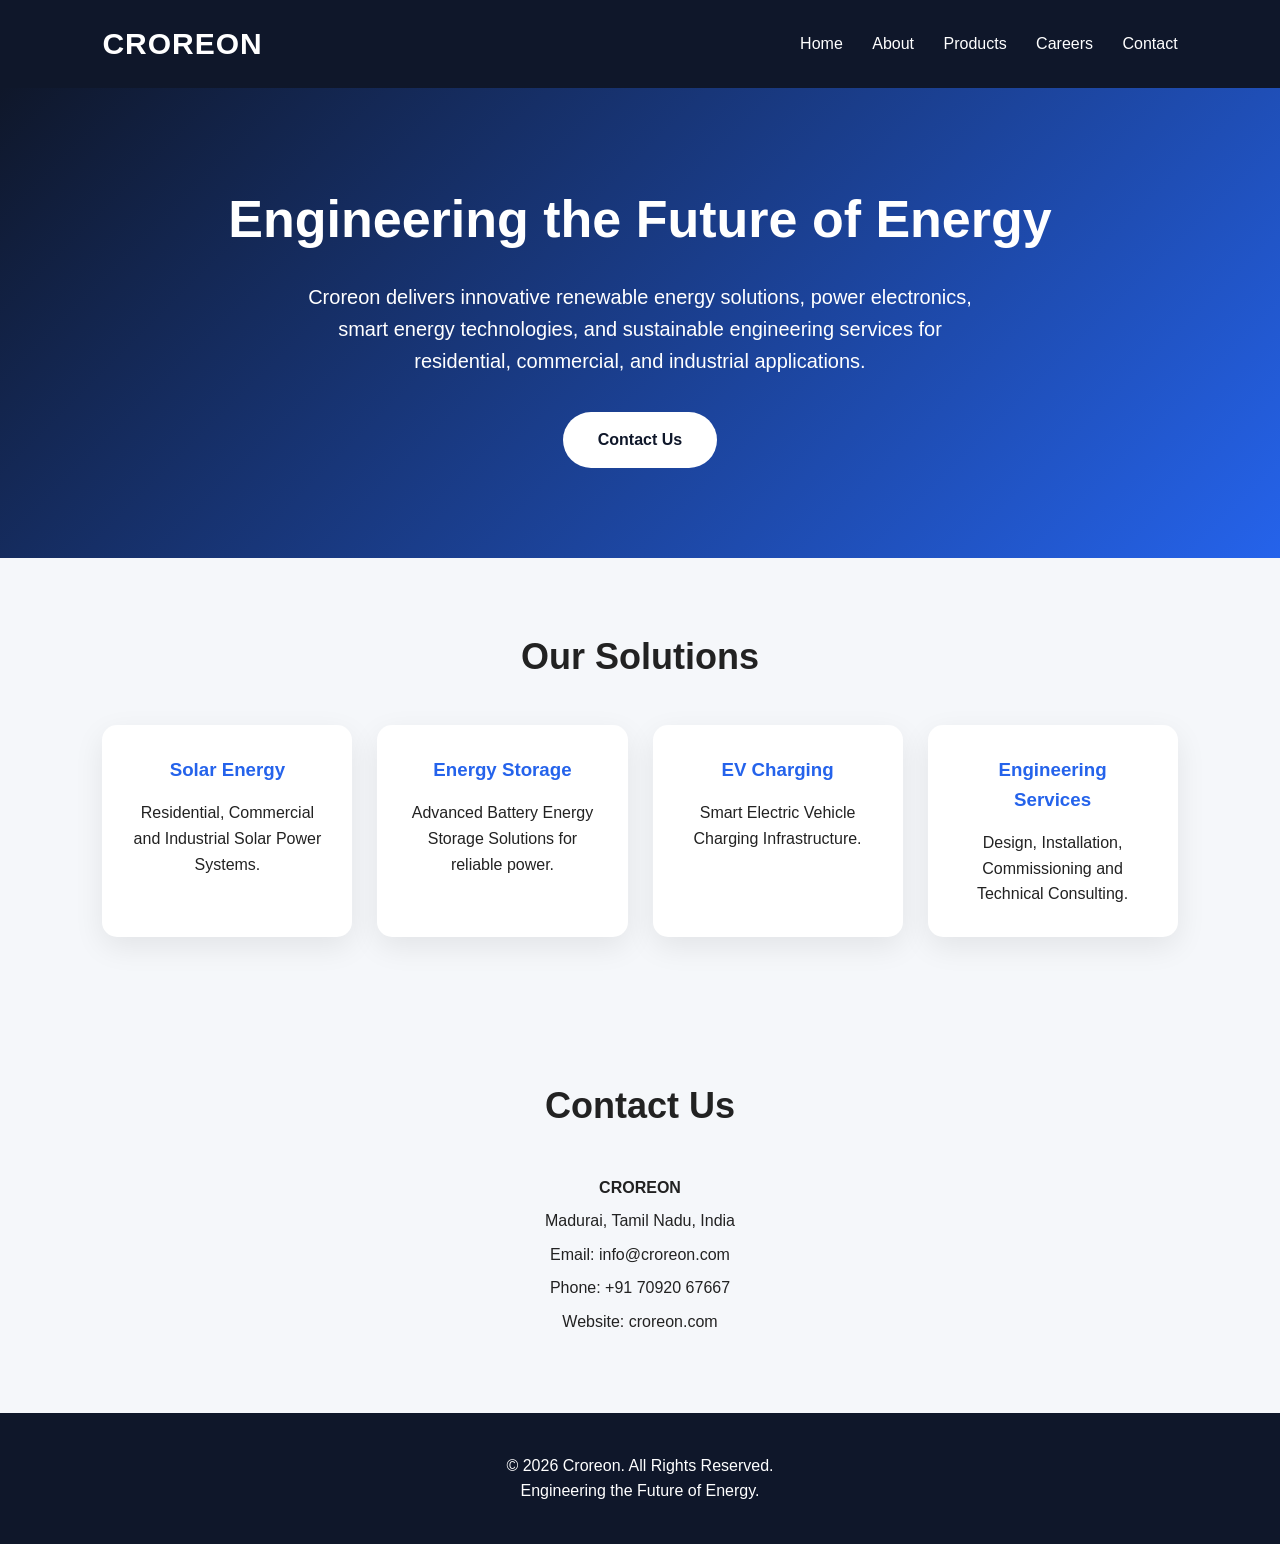
<file: index.html>
<!DOCTYPE html>
<html lang="en">
<head>
<meta charset="UTF-8">
<meta name="viewport" content="width=device-width, initial-scale=1.0">
<title>Croreon | Engineering the Future of Energy</title>

<style>

*{
margin:0;
padding:0;
box-sizing:border-box;
font-family:Arial,Helvetica,sans-serif;
}

body{
background:#f5f7fa;
color:#222;
line-height:1.6;
}

header{
background:#0f172a;
color:#fff;
padding:20px 8%;
display:flex;
justify-content:space-between;
align-items:center;
}

.logo{
font-size:30px;
font-weight:bold;
letter-spacing:1px;
}

nav a{
color:#fff;
margin-left:25px;
text-decoration:none;
font-weight:500;
}

.hero{
padding:90px 8%;
text-align:center;
background:linear-gradient(135deg,#0f172a,#2563eb);
color:white;
}

.hero h1{
font-size:52px;
margin-bottom:20px;
}

.hero p{
font-size:20px;
max-width:700px;
margin:auto;
}

.btn{
display:inline-block;
margin-top:35px;
padding:15px 35px;
background:#fff;
color:#0f172a;
text-decoration:none;
font-weight:bold;
border-radius:40px;
}

.section{
padding:70px 8%;
}

.section h2{
text-align:center;
margin-bottom:40px;
font-size:36px;
}

.cards{
display:grid;
grid-template-columns:repeat(auto-fit,minmax(250px,1fr));
gap:25px;
}

.card{
background:white;
padding:30px;
border-radius:15px;
box-shadow:0 10px 30px rgba(0,0,0,.08);
text-align:center;
}

.card h3{
margin-bottom:15px;
color:#2563eb;
}

footer{
background:#0f172a;
color:white;
padding:40px 8%;
text-align:center;
}

.contact p{
margin:8px 0;
}

</style>

</head>

<body>

<header>

<div class="logo">CROREON</div>

<nav>
<a href="#">Home</a>
<a href="#">About</a>
<a href="#">Products</a>
<a href="#">Careers</a>
<a href="#">Contact</a>
</nav>

</header>

<section class="hero">

<h1>Engineering the Future of Energy</h1>

<p>
Croreon delivers innovative renewable energy solutions,
power electronics, smart energy technologies, and sustainable
engineering services for residential, commercial, and industrial applications.
</p>

<a href="#contact" class="btn">Contact Us</a>

</section>

<section class="section">

<h2>Our Solutions</h2>

<div class="cards">

<div class="card">
<h3>Solar Energy</h3>
<p>
Residential, Commercial and Industrial Solar Power Systems.
</p>
</div>

<div class="card">
<h3>Energy Storage</h3>
<p>
Advanced Battery Energy Storage Solutions for reliable power.
</p>
</div>

<div class="card">
<h3>EV Charging</h3>
<p>
Smart Electric Vehicle Charging Infrastructure.
</p>
</div>

<div class="card">
<h3>Engineering Services</h3>
<p>
Design, Installation, Commissioning and Technical Consulting.
</p>
</div>

</div>

</section>

<section class="section" id="contact">

<h2>Contact Us</h2>

<div class="contact" style="text-align:center">

<p><strong>CROREON</strong></p>

<p>Madurai, Tamil Nadu, India</p>

<p>Email: info@croreon.com</p>

<p>Phone: +91 70920 67667</p>

<p>Website: croreon.com</p>

</div>

</section>

<footer>

<p>© 2026 Croreon. All Rights Reserved.</p>

<p>Engineering the Future of Energy.</p>

</footer>

</body>
</html>
</file>
